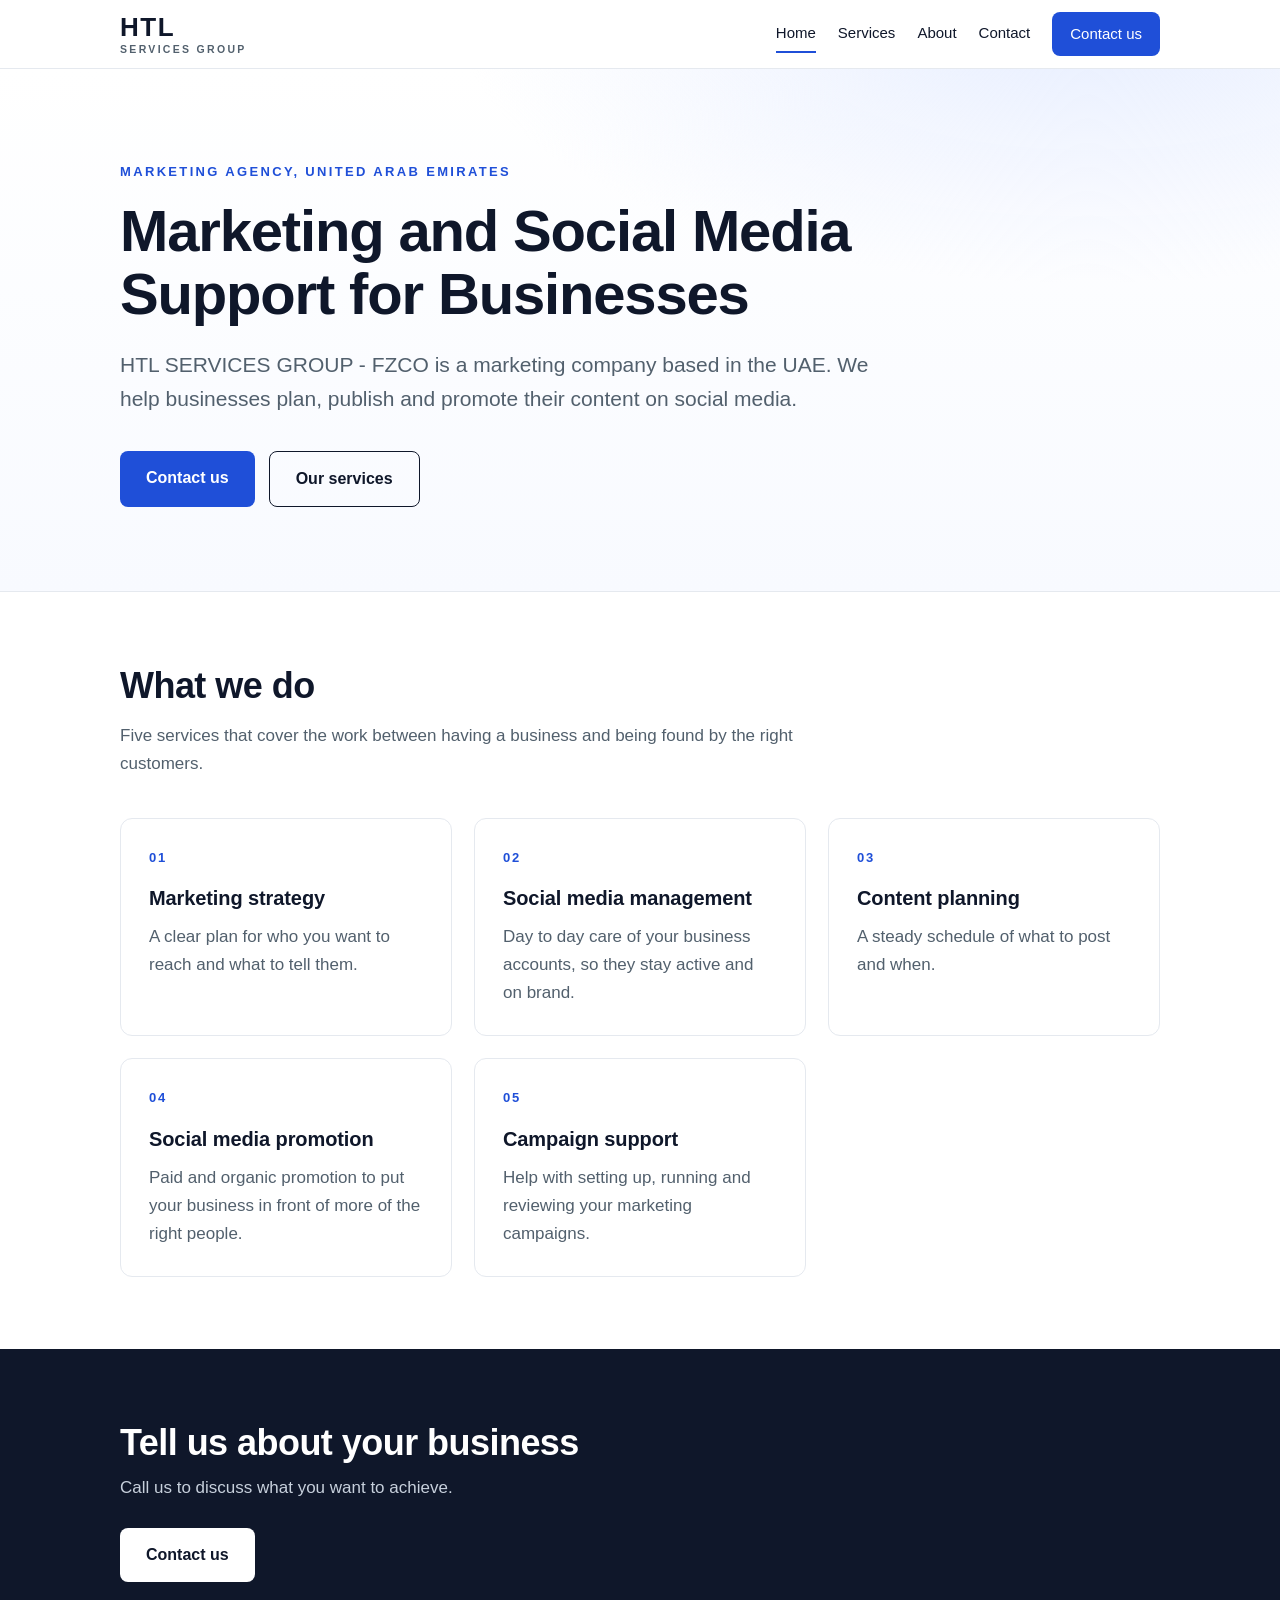
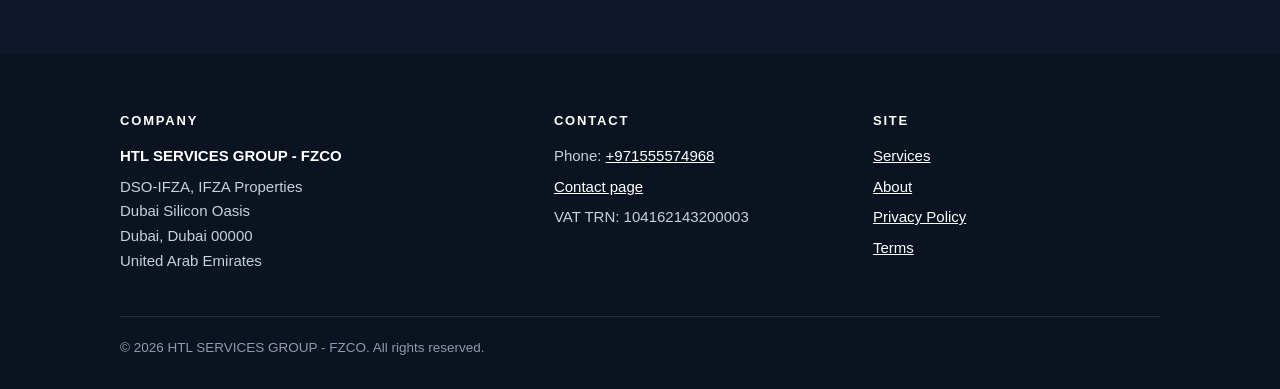
<file: index.html>
<!doctype html>
<html lang="en">
<head>
<meta charset="utf-8">
<meta name="viewport" content="width=device-width, initial-scale=1">
<title>HTL SERVICES GROUP - FZCO | Marketing and Social Media Support</title>
<meta name="description" content="HTL SERVICES GROUP - FZCO is a UAE marketing company. We help businesses plan, publish and promote their content on social media.">
<link rel="canonical" href="https://htl-services.com/">
<link rel="stylesheet" href="style.css">
<script type="application/ld+json">
{
  "@context":"https://schema.org",
  "@type":"Organization",
  "name":"HTL SERVICES GROUP - FZCO",
  "url":"https://htl-services.com/",
  "telephone":"+971555574968",
  "vatID":"104162143200003",
  "address":{
    "@type":"PostalAddress",
    "streetAddress":"DSO-IFZA, IFZA Properties, Dubai Silicon Oasis",
    "addressLocality":"Dubai",
    "addressRegion":"Dubai",
    "postalCode":"00000",
    "addressCountry":"AE"
  }
}
</script>
</head>
<body>
<header class="site-header">
  <div class="wrap">
    <a class="logo" href="index.html" aria-label="HTL Services Group home"><strong>HTL</strong><span>SERVICES GROUP</span></a>
    <nav class="nav" aria-label="Main">
      <a href="index.html" aria-current="page">Home</a>
      <a href="services.html">Services</a>
      <a href="about.html">About</a>
      <a href="contact.html">Contact</a>
      <a class="btn" href="contact.html">Contact us</a>
    </nav>
  </div>
</header>

<main>
  <div class="hero">
    <div class="wrap">
      <p class="eyebrow">Marketing agency, United Arab Emirates</p>
      <h1>Marketing and Social Media Support for Businesses</h1>
      <p class="lead">HTL SERVICES GROUP - FZCO is a marketing company based in the UAE. We help businesses plan, publish and promote their content on social media.</p>
      <div class="actions">
        <a class="btn" href="contact.html">Contact us</a>
        <a class="btn ghost" href="services.html">Our services</a>
      </div>
    </div>
  </div>

  <section>
    <div class="wrap">
      <h2>What we do</h2>
      <p class="section-intro">Five services that cover the work between having a business and being found by the right customers.</p>
      <div class="grid">
        <div class="card"><span class="num">01</span><h3>Marketing strategy</h3><p>A clear plan for who you want to reach and what to tell them.</p></div>
        <div class="card"><span class="num">02</span><h3>Social media management</h3><p>Day to day care of your business accounts, so they stay active and on brand.</p></div>
        <div class="card"><span class="num">03</span><h3>Content planning</h3><p>A steady schedule of what to post and when.</p></div>
        <div class="card"><span class="num">04</span><h3>Social media promotion</h3><p>Paid and organic promotion to put your business in front of more of the right people.</p></div>
        <div class="card"><span class="num">05</span><h3>Campaign support</h3><p>Help with setting up, running and reviewing your marketing campaigns.</p></div>
      </div>
    </div>
  </section>

  <section class="cta">
    <div class="wrap">
      <h2>Tell us about your business</h2>
      <p>Call us to discuss what you want to achieve.</p>
      <a class="btn" href="contact.html">Contact us</a>
    </div>
  </section>
</main>

<footer class="site-footer">
  <div class="wrap">
    <div class="foot-grid">
      <div>
        <h4>Company</h4>
        <p><strong style="color:#fff">HTL SERVICES GROUP - FZCO</strong></p>
        <p>DSO-IFZA, IFZA Properties<br>Dubai Silicon Oasis<br>Dubai, Dubai 00000<br>United Arab Emirates</p>
      </div>
      <div>
        <h4>Contact</h4>
        <p>Phone: <a href="tel:+971555574968">+971555574968</a></p>
        <p><a href="contact.html">Contact page</a></p>
        <p>VAT TRN: 104162143200003</p>
      </div>
      <div>
        <h4>Site</h4>
        <ul>
          <li><a href="services.html">Services</a></li>
          <li><a href="about.html">About</a></li>
          <li><a href="privacy.html">Privacy Policy</a></li>
          <li><a href="terms.html">Terms</a></li>
        </ul>
      </div>
    </div>
    <div class="legal">&copy; 2026 HTL SERVICES GROUP - FZCO. All rights reserved.</div>
  </div>
</footer>
</body>
</html>
</file>
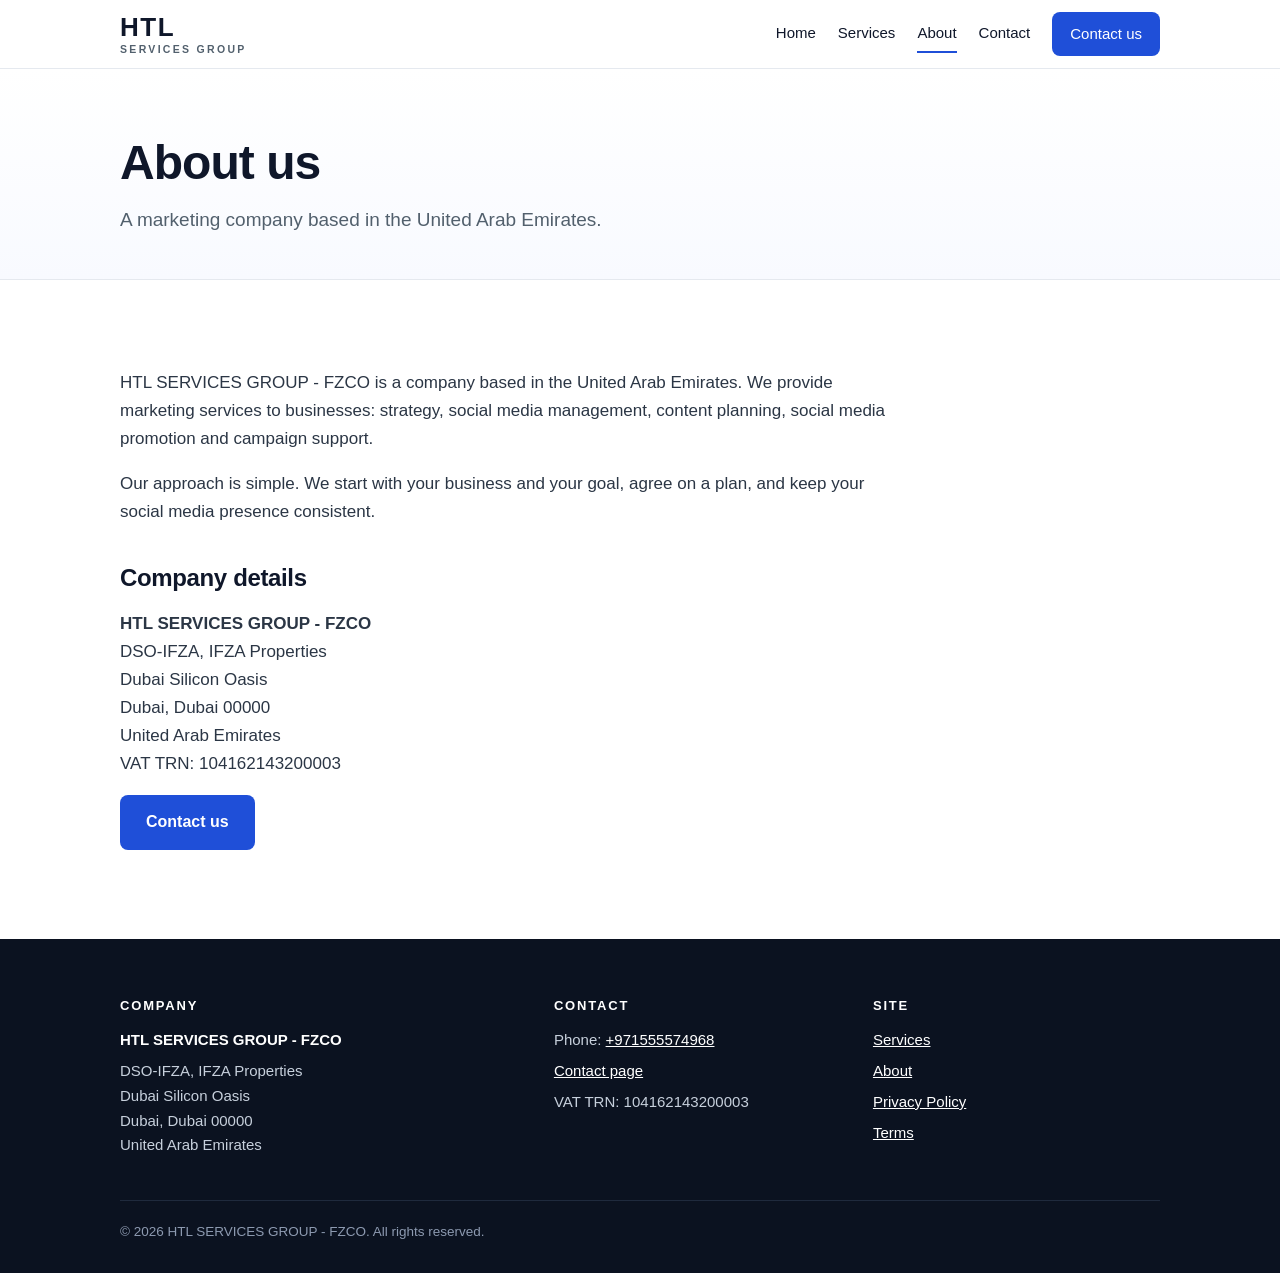
<file: about.html>
<!doctype html>
<html lang="en">
<head>
<meta charset="utf-8">
<meta name="viewport" content="width=device-width, initial-scale=1">
<title>About | HTL SERVICES GROUP - FZCO</title>
<meta name="description" content="HTL SERVICES GROUP - FZCO is a marketing company based in the United Arab Emirates, with its address in Dubai Silicon Oasis.">
<link rel="canonical" href="https://htl-services.com/about.html">
<link rel="stylesheet" href="style.css">
</head>
<body>
<header class="site-header">
  <div class="wrap">
    <a class="logo" href="index.html" aria-label="HTL Services Group home"><strong>HTL</strong><span>SERVICES GROUP</span></a>
    <nav class="nav" aria-label="Main">
      <a href="index.html">Home</a>
      <a href="services.html">Services</a>
      <a href="about.html" aria-current="page">About</a>
      <a href="contact.html">Contact</a>
      <a class="btn" href="contact.html">Contact us</a>
    </nav>
  </div>
</header>

<main>
  <div class="page-head">
    <div class="wrap">
      <h1>About us</h1>
      <p>A marketing company based in the United Arab Emirates.</p>
    </div>
  </div>

  <section>
    <div class="wrap">
      <div class="prose">
        <p>HTL SERVICES GROUP - FZCO is a company based in the United Arab Emirates. We provide marketing services to businesses: strategy, social media management, content planning, social media promotion and campaign support.</p>
        <p>Our approach is simple. We start with your business and your goal, agree on a plan, and keep your social media presence consistent.</p>
        <h2>Company details</h2>
        <p>
          <strong>HTL SERVICES GROUP - FZCO</strong><br>
          DSO-IFZA, IFZA Properties<br>
          Dubai Silicon Oasis<br>
          Dubai, Dubai 00000<br>
          United Arab Emirates<br>
          VAT TRN: 104162143200003
        </p>
        <p><a class="btn" href="contact.html">Contact us</a></p>
      </div>
    </div>
  </section>
</main>

<footer class="site-footer">
  <div class="wrap">
    <div class="foot-grid">
      <div>
        <h4>Company</h4>
        <p><strong style="color:#fff">HTL SERVICES GROUP - FZCO</strong></p>
        <p>DSO-IFZA, IFZA Properties<br>Dubai Silicon Oasis<br>Dubai, Dubai 00000<br>United Arab Emirates</p>
      </div>
      <div>
        <h4>Contact</h4>
        <p>Phone: <a href="tel:+971555574968">+971555574968</a></p>
        <p><a href="contact.html">Contact page</a></p>
        <p>VAT TRN: 104162143200003</p>
      </div>
      <div>
        <h4>Site</h4>
        <ul>
          <li><a href="services.html">Services</a></li>
          <li><a href="about.html">About</a></li>
          <li><a href="privacy.html">Privacy Policy</a></li>
          <li><a href="terms.html">Terms</a></li>
        </ul>
      </div>
    </div>
    <div class="legal">&copy; 2026 HTL SERVICES GROUP - FZCO. All rights reserved.</div>
  </div>
</footer>
</body>
</html>
</file>
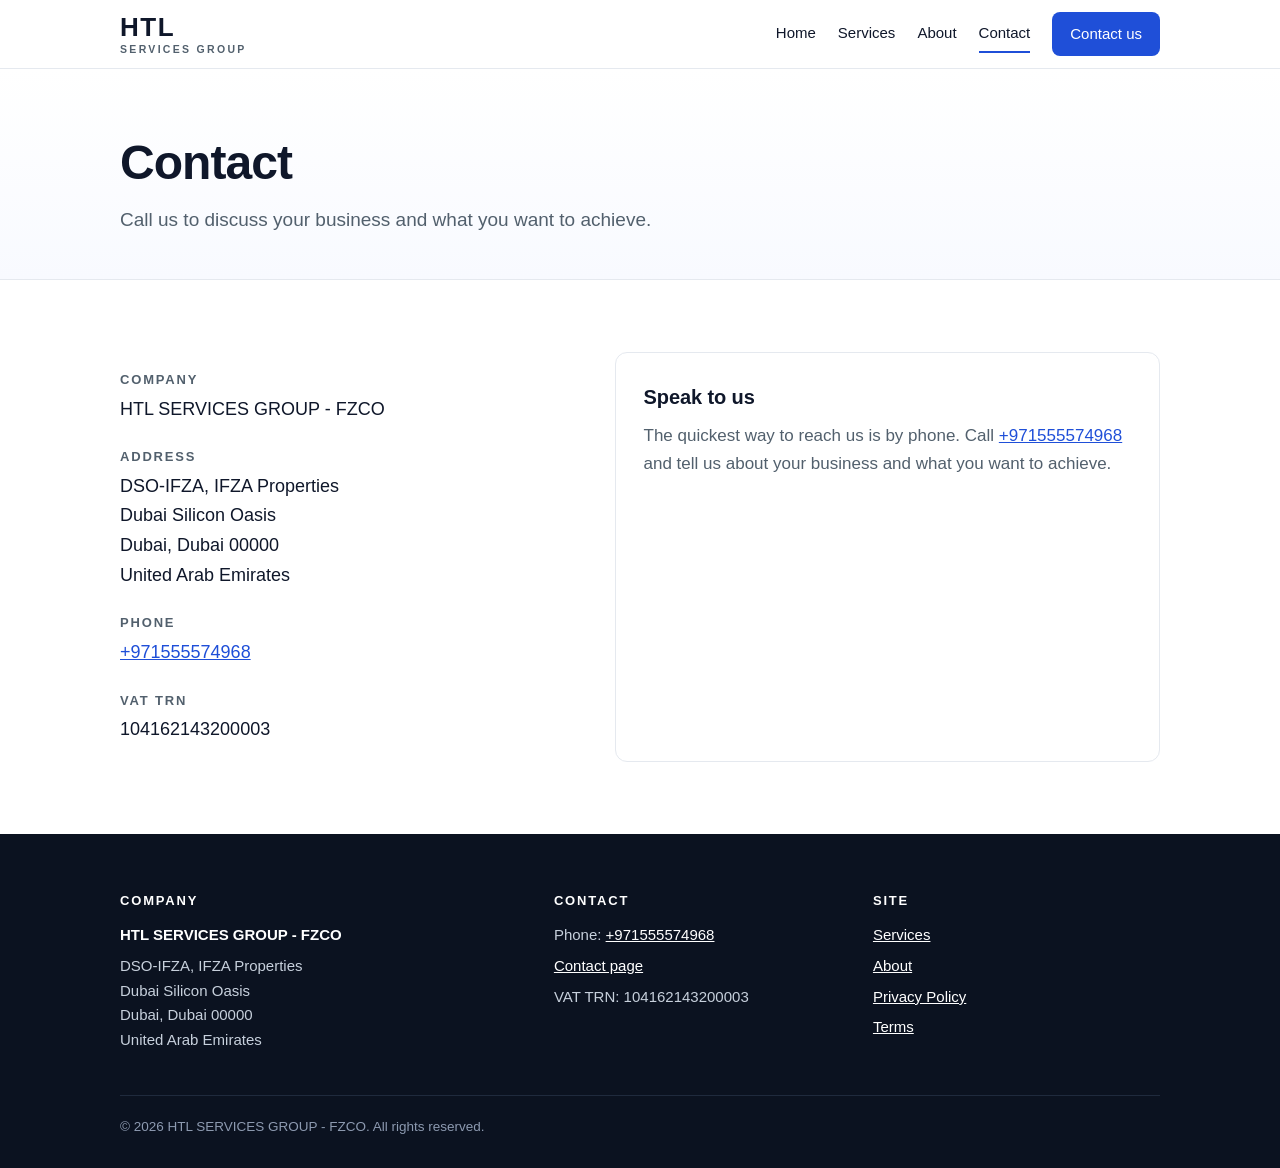
<file: contact.html>
<!doctype html>
<html lang="en">
<head>
<meta charset="utf-8">
<meta name="viewport" content="width=device-width, initial-scale=1">
<title>Contact | HTL SERVICES GROUP - FZCO</title>
<meta name="description" content="Contact HTL SERVICES GROUP - FZCO by phone. Address: DSO-IFZA, IFZA Properties, Dubai Silicon Oasis, UAE.">
<link rel="canonical" href="https://htl-services.com/contact.html">
<link rel="stylesheet" href="style.css">
</head>
<body>
<header class="site-header">
  <div class="wrap">
    <a class="logo" href="index.html" aria-label="HTL Services Group home"><strong>HTL</strong><span>SERVICES GROUP</span></a>
    <nav class="nav" aria-label="Main">
      <a href="index.html">Home</a>
      <a href="services.html">Services</a>
      <a href="about.html">About</a>
      <a href="contact.html" aria-current="page">Contact</a>
      <a class="btn" href="contact.html">Contact us</a>
    </nav>
  </div>
</header>

<main>
  <div class="page-head">
    <div class="wrap">
      <h1>Contact</h1>
      <p>Call us to discuss your business and what you want to achieve.</p>
    </div>
  </div>

  <section>
    <div class="wrap contact-grid">
      <dl class="details">
        <dt>Company</dt>
        <dd>HTL SERVICES GROUP - FZCO</dd>
        <dt>Address</dt>
        <dd>DSO-IFZA, IFZA Properties<br>Dubai Silicon Oasis<br>Dubai, Dubai 00000<br>United Arab Emirates</dd>
        <dt>Phone</dt>
        <dd><a href="tel:+971555574968">+971555574968</a></dd>
        <dt>VAT TRN</dt>
        <dd>104162143200003</dd>
      </dl>

      <div class="card"><h3>Speak to us</h3><p>The quickest way to reach us is by phone. Call <a href="tel:+971555574968">+971555574968</a> and tell us about your business and what you want to achieve.</p></div>
    </div>
  </section>
</main>

<footer class="site-footer">
  <div class="wrap">
    <div class="foot-grid">
      <div>
        <h4>Company</h4>
        <p><strong style="color:#fff">HTL SERVICES GROUP - FZCO</strong></p>
        <p>DSO-IFZA, IFZA Properties<br>Dubai Silicon Oasis<br>Dubai, Dubai 00000<br>United Arab Emirates</p>
      </div>
      <div>
        <h4>Contact</h4>
        <p>Phone: <a href="tel:+971555574968">+971555574968</a></p>
        <p><a href="contact.html">Contact page</a></p>
        <p>VAT TRN: 104162143200003</p>
      </div>
      <div>
        <h4>Site</h4>
        <ul>
          <li><a href="services.html">Services</a></li>
          <li><a href="about.html">About</a></li>
          <li><a href="privacy.html">Privacy Policy</a></li>
          <li><a href="terms.html">Terms</a></li>
        </ul>
      </div>
    </div>
    <div class="legal">&copy; 2026 HTL SERVICES GROUP - FZCO. All rights reserved.</div>
  </div>
</footer>
</body>
</html>
</file>
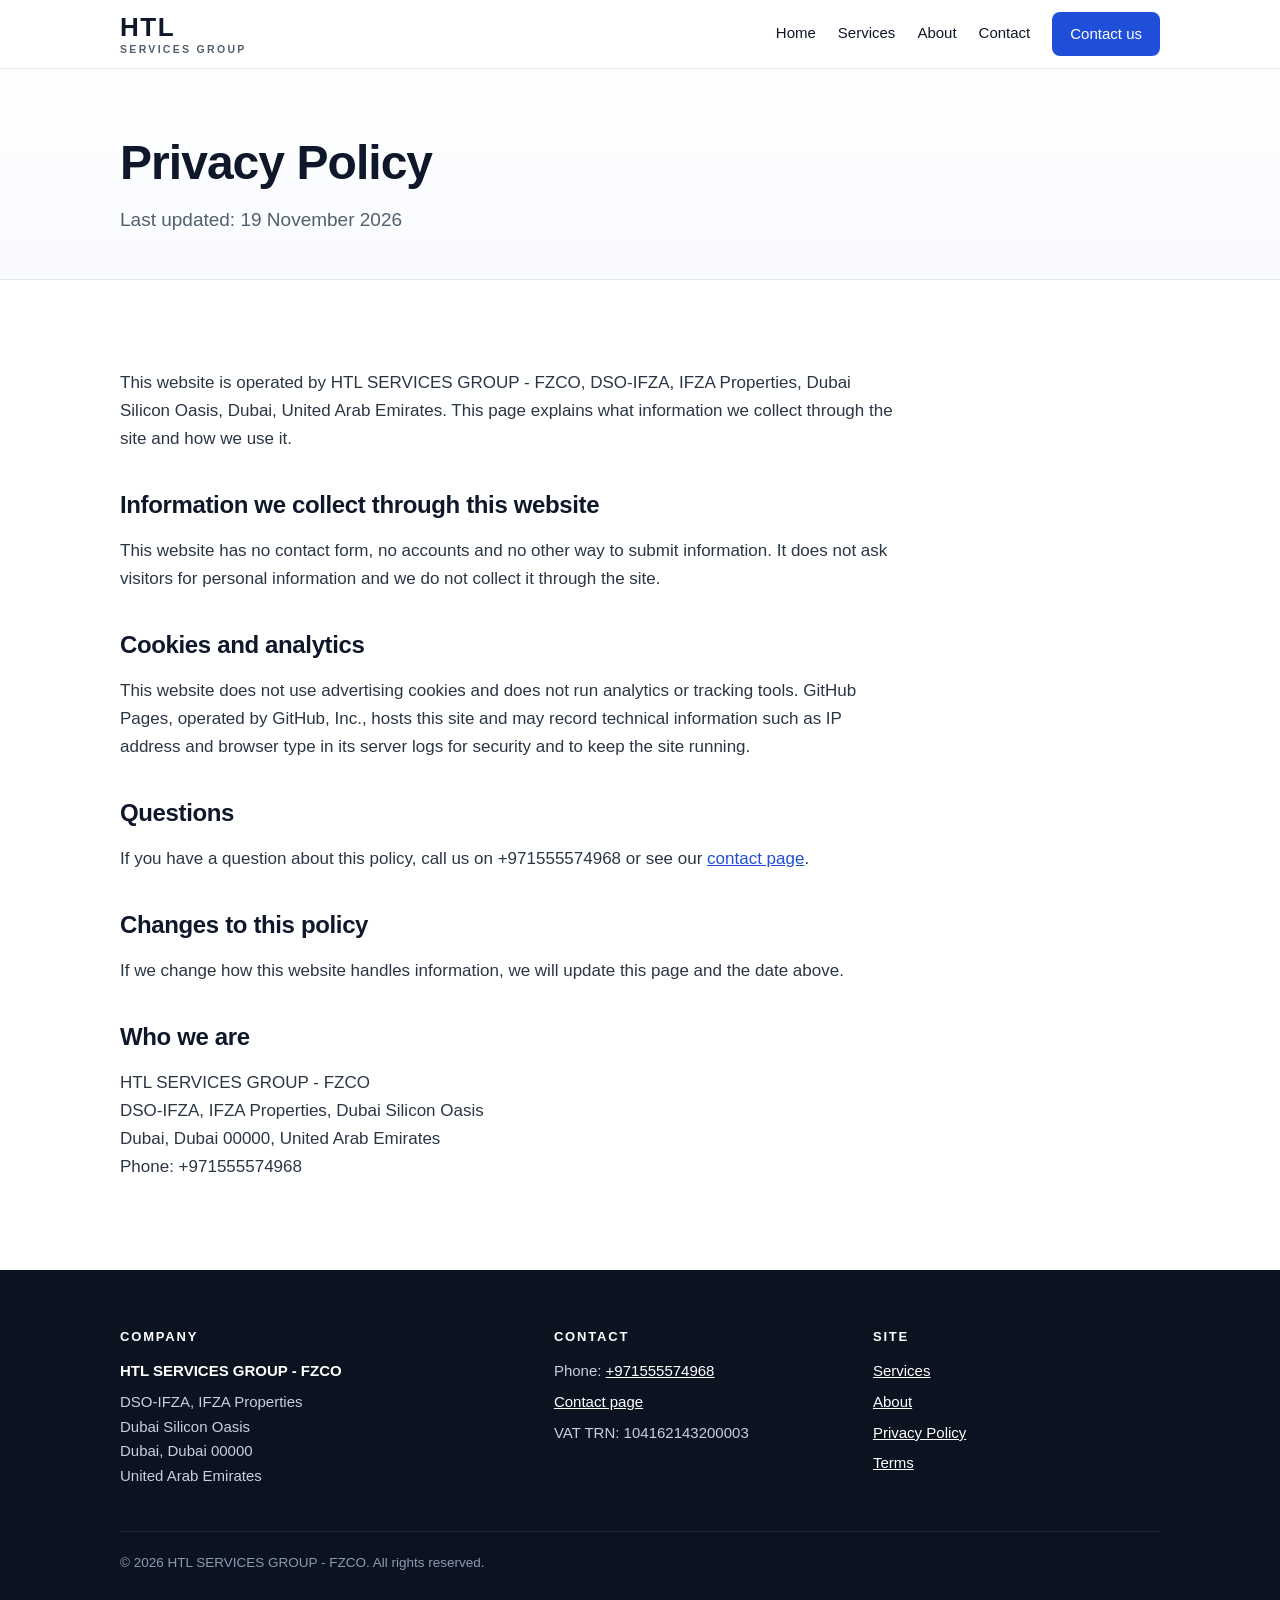
<file: privacy.html>
<!doctype html>
<html lang="en">
<head>
<meta charset="utf-8">
<meta name="viewport" content="width=device-width, initial-scale=1">
<title>Privacy Policy | HTL SERVICES GROUP - FZCO</title>
<meta name="description" content="How HTL SERVICES GROUP - FZCO handles the information you send through this website.">
<link rel="canonical" href="https://htl-services.com/privacy.html">
<link rel="stylesheet" href="style.css">
</head>
<body>
<header class="site-header">
  <div class="wrap">
    <a class="logo" href="index.html" aria-label="HTL Services Group home"><strong>HTL</strong><span>SERVICES GROUP</span></a>
    <nav class="nav" aria-label="Main">
      <a href="index.html">Home</a>
      <a href="services.html">Services</a>
      <a href="about.html">About</a>
      <a href="contact.html">Contact</a>
      <a class="btn" href="contact.html">Contact us</a>
    </nav>
  </div>
</header>

<main>
  <div class="page-head">
    <div class="wrap">
      <h1>Privacy Policy</h1>
      <p>Last updated: 19 November 2026</p>
    </div>
  </div>

  <section>
    <div class="wrap">
      <div class="prose">
        <p>This website is operated by HTL SERVICES GROUP - FZCO, DSO-IFZA, IFZA Properties, Dubai Silicon Oasis, Dubai, United Arab Emirates. This page explains what information we collect through the site and how we use it.</p>

        <h2>Information we collect through this website</h2>
        <p>This website has no contact form, no accounts and no other way to submit information. It does not ask visitors for personal information and we do not collect it through the site.</p>

        <h2>Cookies and analytics</h2>
        <p>This website does not use advertising cookies and does not run analytics or tracking tools. GitHub Pages, operated by GitHub, Inc., hosts this site and may record technical information such as IP address and browser type in its server logs for security and to keep the site running.</p>

        <h2>Questions</h2>
        <p>If you have a question about this policy, call us on +971555574968 or see our <a href="contact.html">contact page</a>.</p>

        <h2>Changes to this policy</h2>
        <p>If we change how this website handles information, we will update this page and the date above.</p>

        <h2>Who we are</h2>
        <p>HTL SERVICES GROUP - FZCO<br>DSO-IFZA, IFZA Properties, Dubai Silicon Oasis<br>Dubai, Dubai 00000, United Arab Emirates<br>Phone: +971555574968</p>
      </div>
    </div>
  </section>
</main>

<footer class="site-footer">
  <div class="wrap">
    <div class="foot-grid">
      <div>
        <h4>Company</h4>
        <p><strong style="color:#fff">HTL SERVICES GROUP - FZCO</strong></p>
        <p>DSO-IFZA, IFZA Properties<br>Dubai Silicon Oasis<br>Dubai, Dubai 00000<br>United Arab Emirates</p>
      </div>
      <div>
        <h4>Contact</h4>
        <p>Phone: <a href="tel:+971555574968">+971555574968</a></p>
        <p><a href="contact.html">Contact page</a></p>
        <p>VAT TRN: 104162143200003</p>
      </div>
      <div>
        <h4>Site</h4>
        <ul>
          <li><a href="services.html">Services</a></li>
          <li><a href="about.html">About</a></li>
          <li><a href="privacy.html">Privacy Policy</a></li>
          <li><a href="terms.html">Terms</a></li>
        </ul>
      </div>
    </div>
    <div class="legal">&copy; 2026 HTL SERVICES GROUP - FZCO. All rights reserved.</div>
  </div>
</footer>
</body>
</html>
</file>
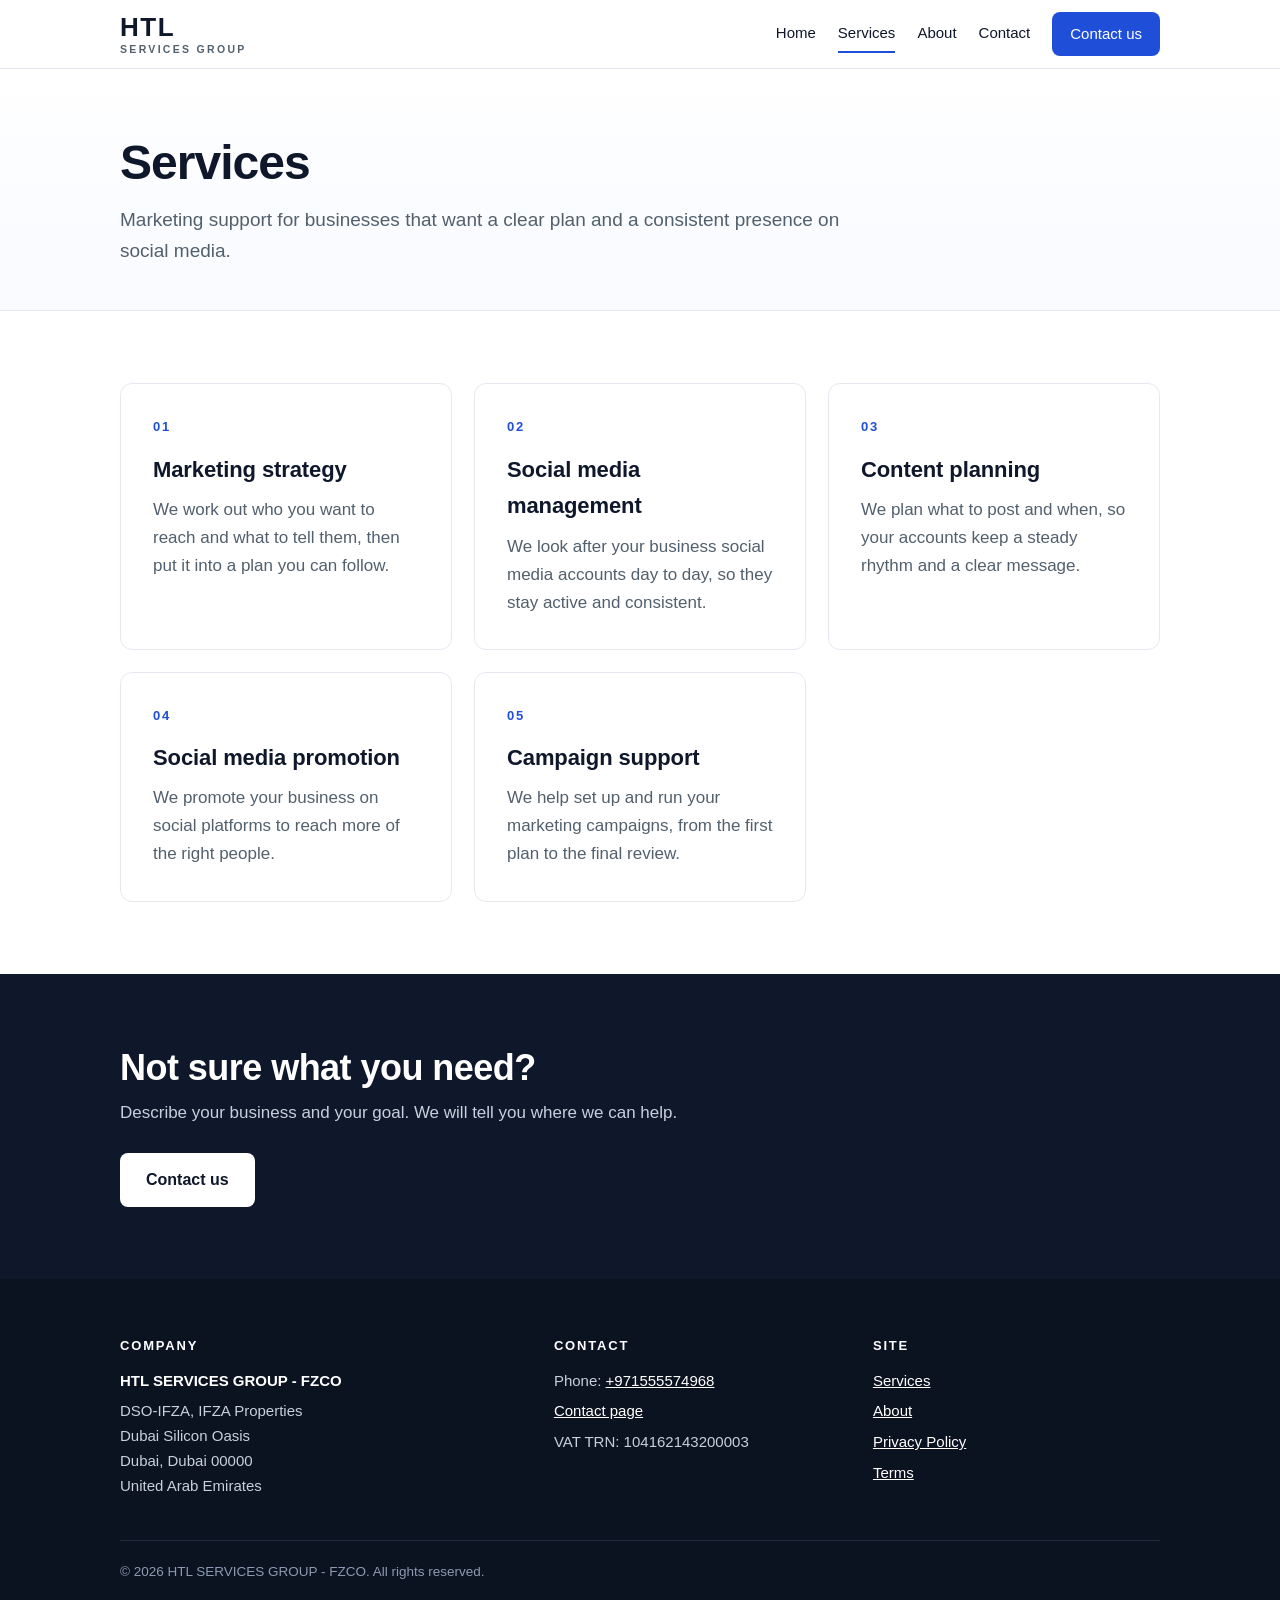
<file: services.html>
<!doctype html>
<html lang="en">
<head>
<meta charset="utf-8">
<meta name="viewport" content="width=device-width, initial-scale=1">
<title>Services | HTL SERVICES GROUP - FZCO</title>
<meta name="description" content="Marketing strategy, social media management, content planning, social media promotion and campaign support from HTL SERVICES GROUP - FZCO, UAE.">
<link rel="canonical" href="https://htl-services.com/services.html">
<link rel="stylesheet" href="style.css">
</head>
<body>
<header class="site-header">
  <div class="wrap">
    <a class="logo" href="index.html" aria-label="HTL Services Group home"><strong>HTL</strong><span>SERVICES GROUP</span></a>
    <nav class="nav" aria-label="Main">
      <a href="index.html">Home</a>
      <a href="services.html" aria-current="page">Services</a>
      <a href="about.html">About</a>
      <a href="contact.html">Contact</a>
      <a class="btn" href="contact.html">Contact us</a>
    </nav>
  </div>
</header>

<main>
  <div class="page-head">
    <div class="wrap">
      <h1>Services</h1>
      <p>Marketing support for businesses that want a clear plan and a consistent presence on social media.</p>
    </div>
  </div>

  <section>
    <div class="wrap">
      <div class="grid services-list">
        <div class="card"><span class="num">01</span><h3>Marketing strategy</h3><p>We work out who you want to reach and what to tell them, then put it into a plan you can follow.</p></div>
        <div class="card"><span class="num">02</span><h3>Social media management</h3><p>We look after your business social media accounts day to day, so they stay active and consistent.</p></div>
        <div class="card"><span class="num">03</span><h3>Content planning</h3><p>We plan what to post and when, so your accounts keep a steady rhythm and a clear message.</p></div>
        <div class="card"><span class="num">04</span><h3>Social media promotion</h3><p>We promote your business on social platforms to reach more of the right people.</p></div>
        <div class="card"><span class="num">05</span><h3>Campaign support</h3><p>We help set up and run your marketing campaigns, from the first plan to the final review.</p></div>
      </div>
    </div>
  </section>

  <section class="cta">
    <div class="wrap">
      <h2>Not sure what you need?</h2>
      <p>Describe your business and your goal. We will tell you where we can help.</p>
      <a class="btn" href="contact.html">Contact us</a>
    </div>
  </section>
</main>

<footer class="site-footer">
  <div class="wrap">
    <div class="foot-grid">
      <div>
        <h4>Company</h4>
        <p><strong style="color:#fff">HTL SERVICES GROUP - FZCO</strong></p>
        <p>DSO-IFZA, IFZA Properties<br>Dubai Silicon Oasis<br>Dubai, Dubai 00000<br>United Arab Emirates</p>
      </div>
      <div>
        <h4>Contact</h4>
        <p>Phone: <a href="tel:+971555574968">+971555574968</a></p>
        <p><a href="contact.html">Contact page</a></p>
        <p>VAT TRN: 104162143200003</p>
      </div>
      <div>
        <h4>Site</h4>
        <ul>
          <li><a href="services.html">Services</a></li>
          <li><a href="about.html">About</a></li>
          <li><a href="privacy.html">Privacy Policy</a></li>
          <li><a href="terms.html">Terms</a></li>
        </ul>
      </div>
    </div>
    <div class="legal">&copy; 2026 HTL SERVICES GROUP - FZCO. All rights reserved.</div>
  </div>
</footer>
</body>
</html>
</file>
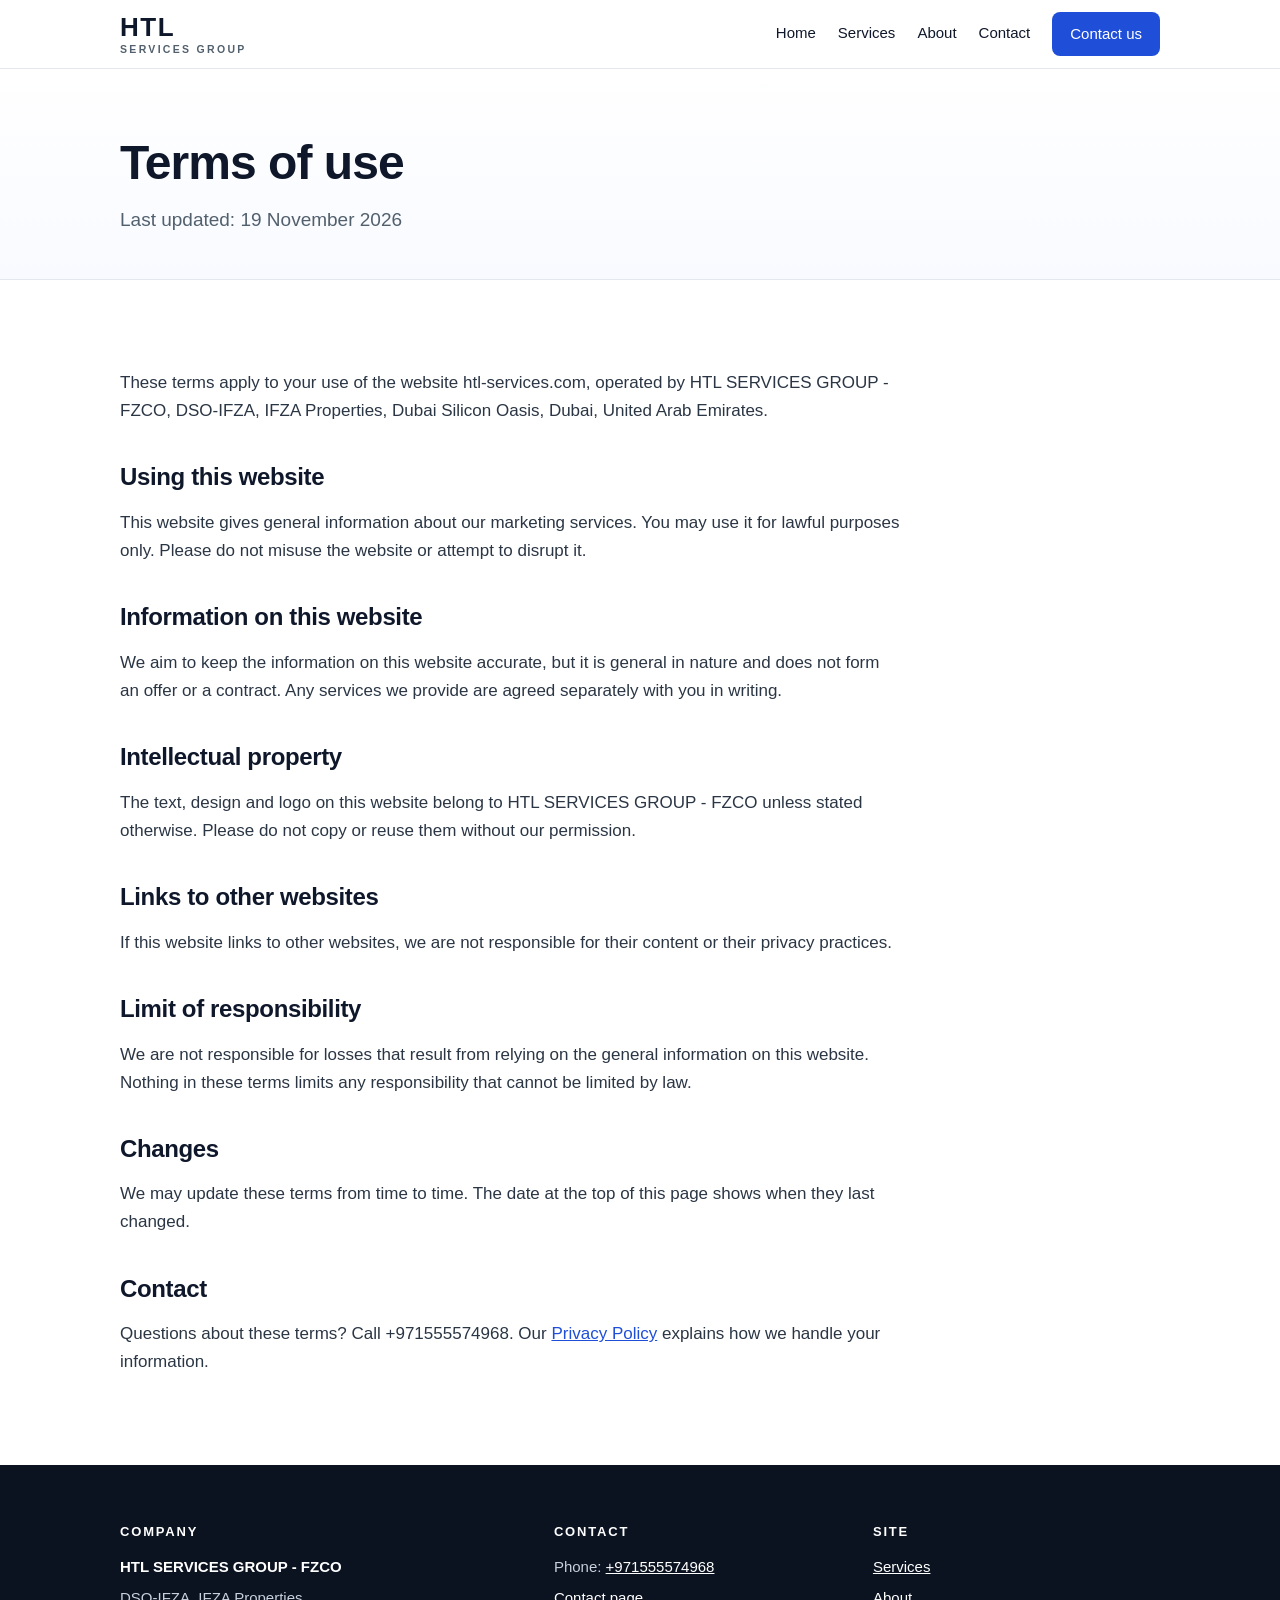
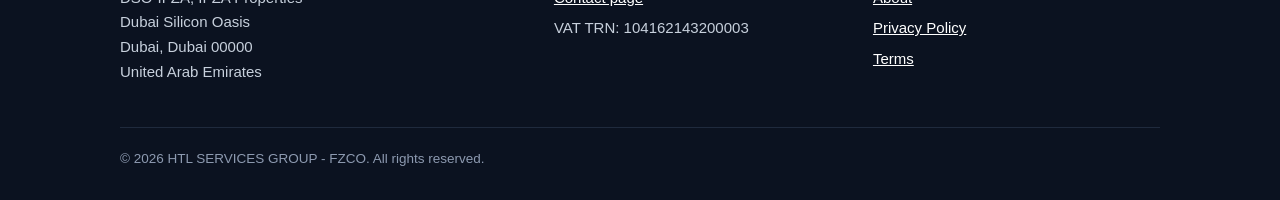
<file: terms.html>
<!doctype html>
<html lang="en">
<head>
<meta charset="utf-8">
<meta name="viewport" content="width=device-width, initial-scale=1">
<title>Terms | HTL SERVICES GROUP - FZCO</title>
<meta name="description" content="Terms of use for the website of HTL SERVICES GROUP - FZCO.">
<link rel="canonical" href="https://htl-services.com/terms.html">
<link rel="stylesheet" href="style.css">
</head>
<body>
<header class="site-header">
  <div class="wrap">
    <a class="logo" href="index.html" aria-label="HTL Services Group home"><strong>HTL</strong><span>SERVICES GROUP</span></a>
    <nav class="nav" aria-label="Main">
      <a href="index.html">Home</a>
      <a href="services.html">Services</a>
      <a href="about.html">About</a>
      <a href="contact.html">Contact</a>
      <a class="btn" href="contact.html">Contact us</a>
    </nav>
  </div>
</header>

<main>
  <div class="page-head">
    <div class="wrap">
      <h1>Terms of use</h1>
      <p>Last updated: 19 November 2026</p>
    </div>
  </div>

  <section>
    <div class="wrap">
      <div class="prose">
        <p>These terms apply to your use of the website htl-services.com, operated by HTL SERVICES GROUP - FZCO, DSO-IFZA, IFZA Properties, Dubai Silicon Oasis, Dubai, United Arab Emirates.</p>

        <h2>Using this website</h2>
        <p>This website gives general information about our marketing services. You may use it for lawful purposes only. Please do not misuse the website or attempt to disrupt it.</p>

        <h2>Information on this website</h2>
        <p>We aim to keep the information on this website accurate, but it is general in nature and does not form an offer or a contract. Any services we provide are agreed separately with you in writing.</p>

        <h2>Intellectual property</h2>
        <p>The text, design and logo on this website belong to HTL SERVICES GROUP - FZCO unless stated otherwise. Please do not copy or reuse them without our permission.</p>

        <h2>Links to other websites</h2>
        <p>If this website links to other websites, we are not responsible for their content or their privacy practices.</p>

        <h2>Limit of responsibility</h2>
        <p>We are not responsible for losses that result from relying on the general information on this website. Nothing in these terms limits any responsibility that cannot be limited by law.</p>

        <h2>Changes</h2>
        <p>We may update these terms from time to time. The date at the top of this page shows when they last changed.</p>

        <h2>Contact</h2>
        <p>Questions about these terms? Call +971555574968. Our <a href="privacy.html">Privacy Policy</a> explains how we handle your information.</p>
      </div>
    </div>
  </section>
</main>

<footer class="site-footer">
  <div class="wrap">
    <div class="foot-grid">
      <div>
        <h4>Company</h4>
        <p><strong style="color:#fff">HTL SERVICES GROUP - FZCO</strong></p>
        <p>DSO-IFZA, IFZA Properties<br>Dubai Silicon Oasis<br>Dubai, Dubai 00000<br>United Arab Emirates</p>
      </div>
      <div>
        <h4>Contact</h4>
        <p>Phone: <a href="tel:+971555574968">+971555574968</a></p>
        <p><a href="contact.html">Contact page</a></p>
        <p>VAT TRN: 104162143200003</p>
      </div>
      <div>
        <h4>Site</h4>
        <ul>
          <li><a href="services.html">Services</a></li>
          <li><a href="about.html">About</a></li>
          <li><a href="privacy.html">Privacy Policy</a></li>
          <li><a href="terms.html">Terms</a></li>
        </ul>
      </div>
    </div>
    <div class="legal">&copy; 2026 HTL SERVICES GROUP - FZCO. All rights reserved.</div>
  </div>
</footer>
</body>
</html>
</file>
<file: style.css>
:root{
  --ink:#0f172a;
  --muted:#52606d;
  --line:#e5e9ef;
  --bg:#ffffff;
  --soft:#f6f8fb;
  --accent:#1f4fd8;
  --accent-dark:#173db0;
}
*{box-sizing:border-box}
html{scroll-behavior:smooth}
body{
  margin:0;
  font-family:-apple-system,BlinkMacSystemFont,"Segoe UI",Roboto,Helvetica,Arial,sans-serif;
  color:var(--ink);
  background:var(--bg);
  line-height:1.65;
  font-size:17px;
  -webkit-font-smoothing:antialiased;
}
a{color:var(--accent)}
.wrap{max-width:1080px;margin:0 auto;padding:0 20px}

/* Header */
.site-header{
  position:sticky;top:0;z-index:10;
  background:rgba(255,255,255,.94);
  backdrop-filter:saturate(180%) blur(8px);
  border-bottom:1px solid var(--line);
}
.site-header .wrap{display:flex;align-items:center;justify-content:space-between;gap:16px;min-height:68px;flex-wrap:wrap;padding-top:8px;padding-bottom:8px}
.logo{display:flex;flex-direction:column;line-height:1;text-decoration:none;color:var(--ink)}
.logo strong{font-size:26px;letter-spacing:.06em;font-weight:800}
.logo span{font-size:10.5px;letter-spacing:.22em;color:var(--muted);margin-top:4px;font-weight:600}
.nav{display:flex;align-items:center;gap:6px 22px;flex-wrap:wrap}
.nav a{text-decoration:none;color:var(--ink);font-size:15px;font-weight:500;padding:6px 0;border-bottom:2px solid transparent}
.nav a:hover,.nav a[aria-current="page"]{border-bottom-color:var(--accent)}
.nav a.btn{border:0;padding:10px 18px;color:#fff}

/* Buttons */
.btn{
  display:inline-block;background:var(--accent);color:#fff;text-decoration:none;
  padding:14px 26px;border-radius:8px;font-weight:600;font-size:16px;border:0;cursor:pointer;
  transition:background .15s;
}
.btn:hover{background:var(--accent-dark)}
.btn.ghost{background:transparent;color:var(--ink);border:1.5px solid var(--ink)}
.btn.ghost:hover{background:var(--ink);color:#fff}

/* Hero */
.hero{
  background:
    radial-gradient(900px 380px at 85% -10%, #e7eeff 0%, rgba(231,238,255,0) 70%),
    linear-gradient(#fff,#f8faff);
  padding:92px 0 84px;
  border-bottom:1px solid var(--line);
}
.eyebrow{font-size:13px;letter-spacing:.18em;text-transform:uppercase;color:var(--accent);font-weight:700;margin:0 0 18px}
.hero h1{font-size:clamp(34px,5.6vw,58px);line-height:1.08;letter-spacing:-.02em;margin:0 0 22px;max-width:15em}
.hero p.lead{font-size:clamp(18px,2.2vw,21px);color:var(--muted);max-width:36em;margin:0 0 34px}
.hero .actions{display:flex;gap:14px;flex-wrap:wrap}

/* Sections */
section{padding:72px 0}
section.soft{background:var(--soft);border-top:1px solid var(--line);border-bottom:1px solid var(--line)}
h2{font-size:clamp(26px,3.6vw,36px);line-height:1.2;letter-spacing:-.015em;margin:0 0 14px}
h3{font-size:20px;margin:0 0 8px;letter-spacing:-.005em}
.section-intro{color:var(--muted);max-width:40em;margin:0 0 40px}
.grid{display:grid;gap:22px;grid-template-columns:repeat(auto-fit,minmax(260px,1fr))}
.card{
  background:#fff;border:1px solid var(--line);border-radius:12px;padding:28px;
}
.card .num{font-size:13px;font-weight:700;color:var(--accent);letter-spacing:.14em;margin-bottom:14px;display:block}
.card p{margin:0;color:var(--muted)}
.services-list .card{padding:32px}
.services-list .card h3{font-size:22px}

/* Page header */
.page-head{padding:68px 0 44px;background:linear-gradient(#fff,#f8faff);border-bottom:1px solid var(--line)}
.page-head h1{font-size:clamp(32px,5vw,48px);line-height:1.1;letter-spacing:-.02em;margin:0 0 14px}
.page-head p{margin:0;color:var(--muted);max-width:40em;font-size:19px}

/* CTA band */
.cta{background:var(--ink);color:#fff;text-align:left}
.cta h2{color:#fff;margin-bottom:10px}
.cta p{color:#c7d0dc;margin:0 0 26px;max-width:36em}
.cta .btn{background:#fff;color:var(--ink)}
.cta .btn:hover{background:#e7eeff}

/* Contact */
.contact-grid{display:grid;gap:40px;grid-template-columns:1fr 1.2fr}
.details dt{font-size:13px;letter-spacing:.14em;text-transform:uppercase;color:var(--muted);font-weight:700;margin-top:22px}
.details dt:first-child{margin-top:0}
.details dd{margin:4px 0 0;font-size:18px}
form{background:var(--soft);border:1px solid var(--line);border-radius:12px;padding:28px}
label{display:block;font-weight:600;font-size:15px;margin:0 0 6px}
input,textarea{
  width:100%;font:inherit;padding:12px 14px;border:1px solid #cdd5df;border-radius:8px;background:#fff;color:var(--ink);margin-bottom:18px;
}
input:focus,textarea:focus{outline:2px solid var(--accent);outline-offset:1px;border-color:var(--accent)}
textarea{min-height:150px;resize:vertical}
.note{font-size:14px;color:var(--muted);margin:14px 0 0}
.hp{position:absolute;left:-9999px;height:0;overflow:hidden}

/* Prose (legal) */
.prose{max-width:46em}
.prose h2{font-size:24px;margin:38px 0 10px}
.prose p,.prose li{color:#2b3645}
.prose ul{padding-left:22px}

/* Footer */
.site-footer{background:#0b1220;color:#c7d0dc;padding:56px 0 30px;font-size:15px}
.site-footer a{color:#fff}
.foot-grid{display:grid;gap:32px;grid-template-columns:1.4fr 1fr 1fr}
.site-footer h4{color:#fff;font-size:13px;letter-spacing:.14em;text-transform:uppercase;margin:0 0 12px}
.site-footer p{margin:0 0 6px}
.site-footer ul{list-style:none;margin:0;padding:0}
.site-footer li{margin-bottom:6px}
.legal{border-top:1px solid #1f2a3d;margin-top:36px;padding-top:20px;color:#8d9ab0;font-size:13.5px}

@media (max-width:760px){
  body{font-size:16.5px}
  .hero{padding:60px 0 56px}
  section{padding:52px 0}
  .contact-grid,.foot-grid{grid-template-columns:1fr}
  .site-header .wrap{justify-content:center}
  .nav{justify-content:center}
}
</file>
